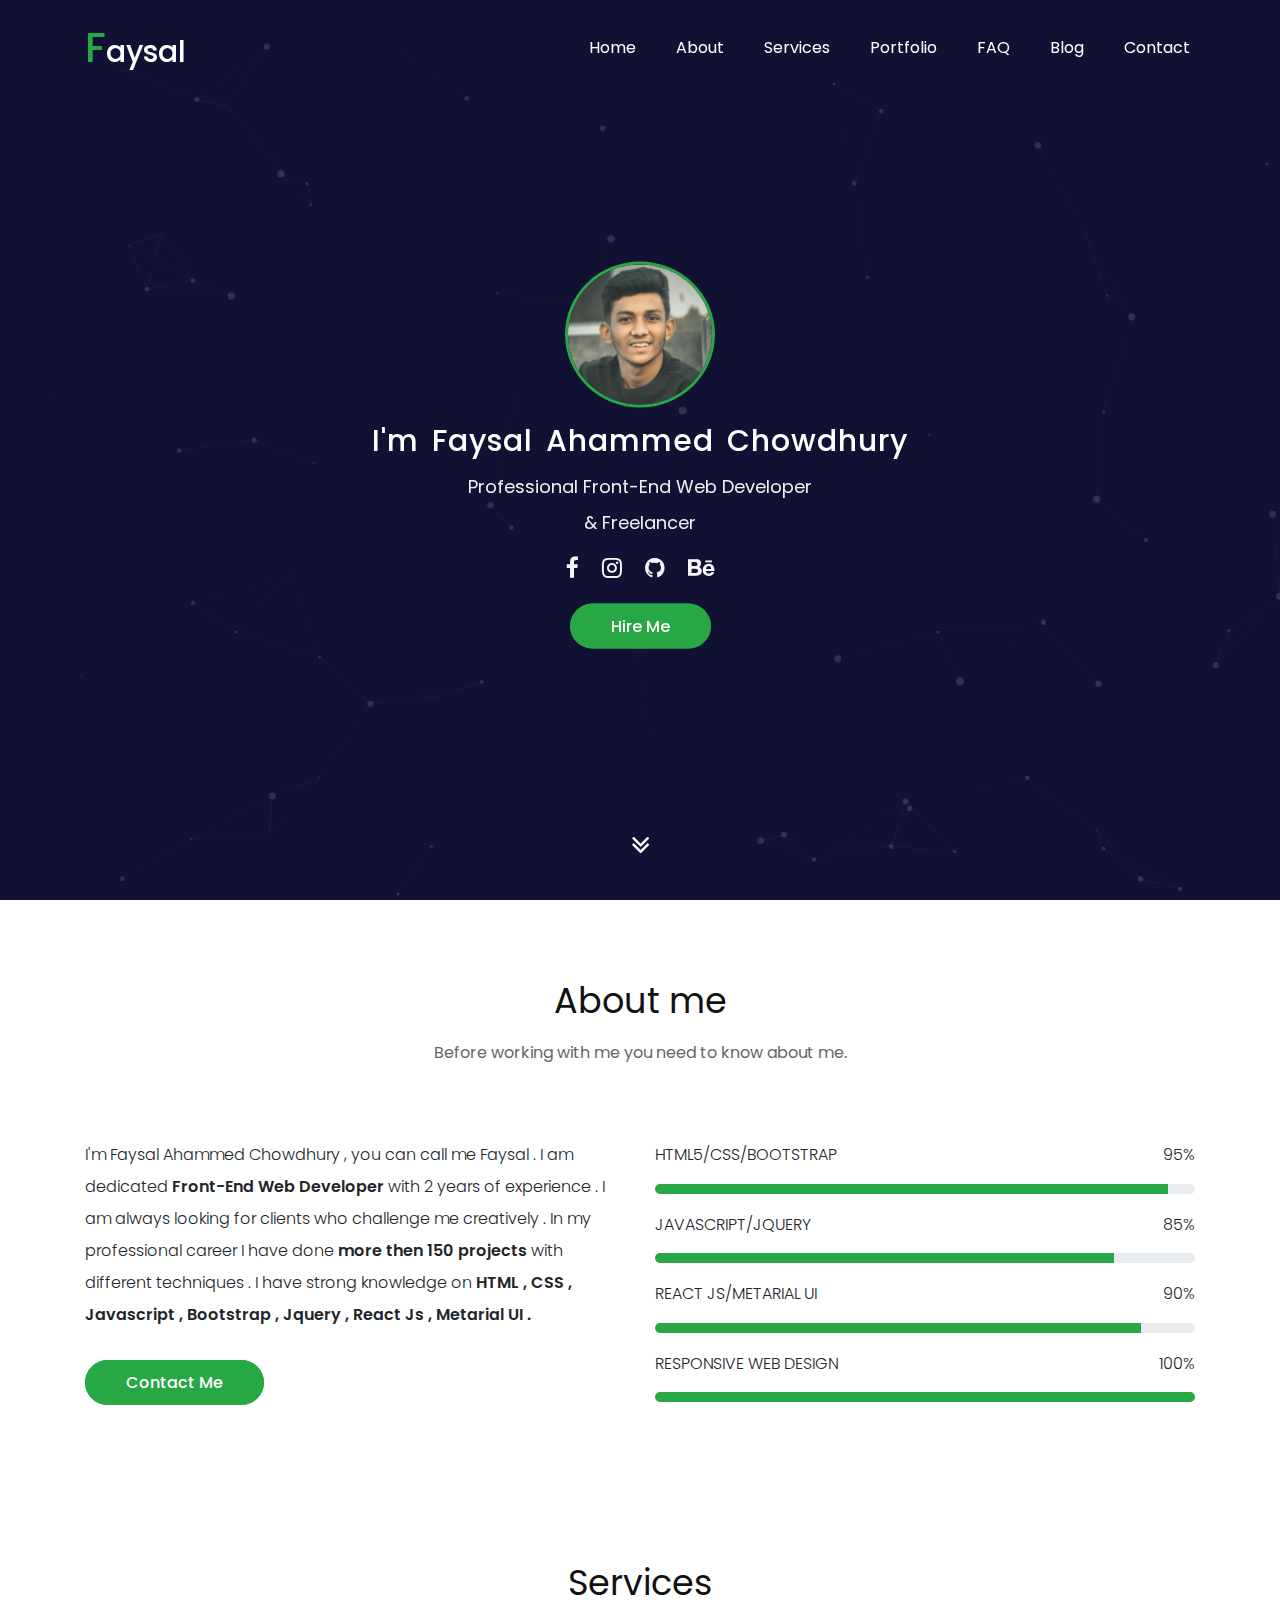
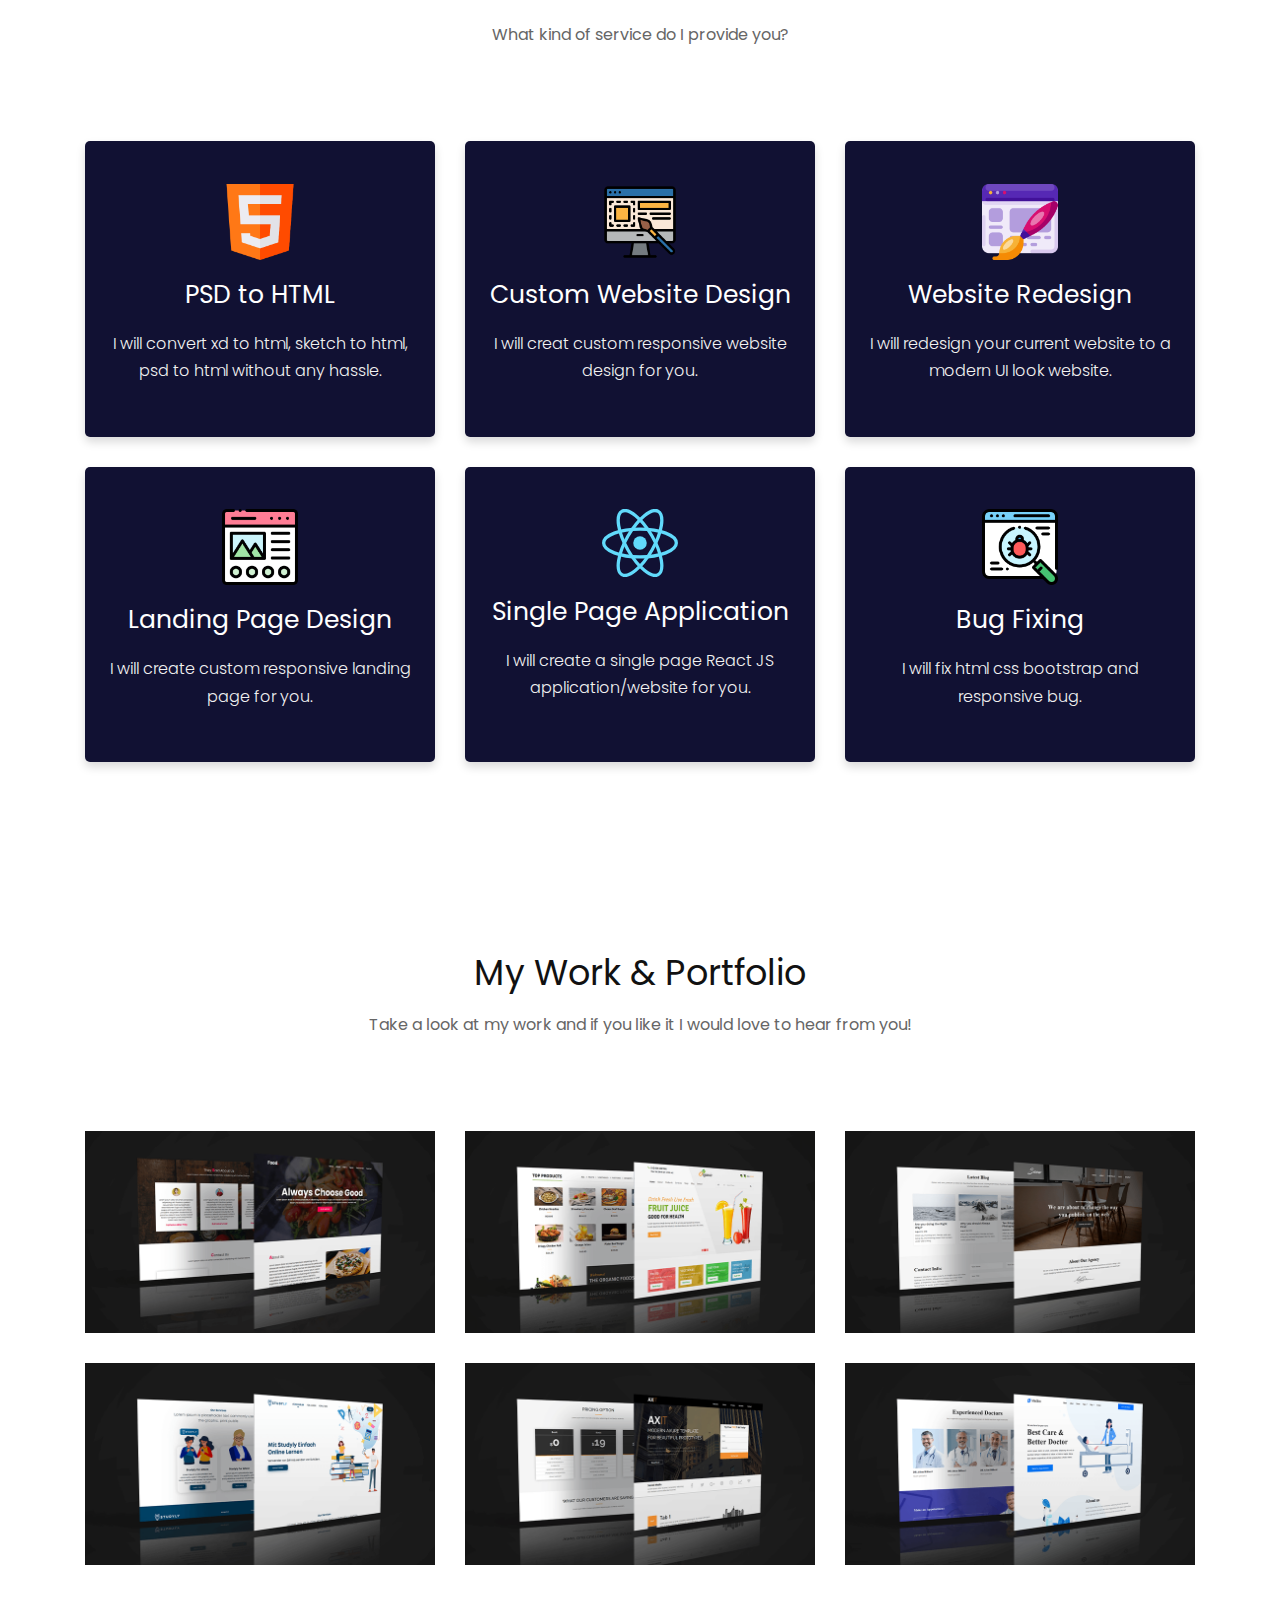
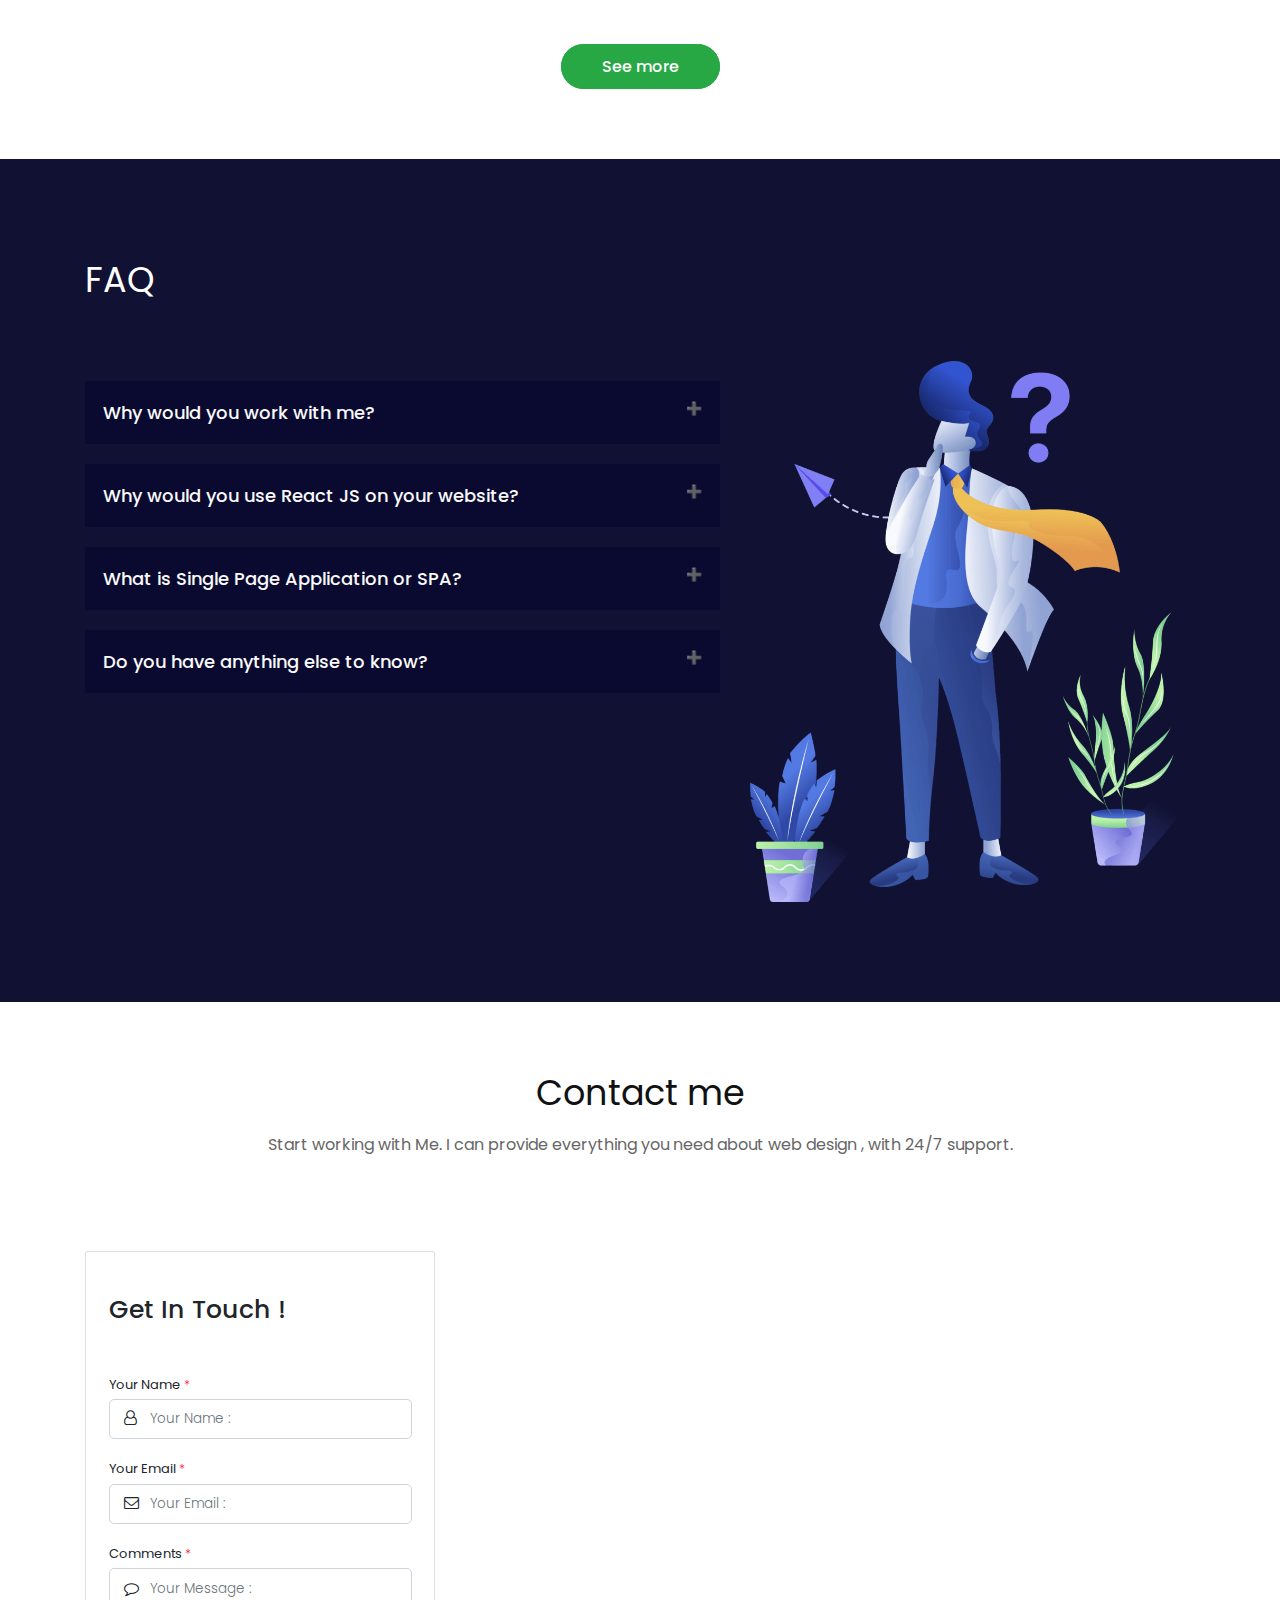
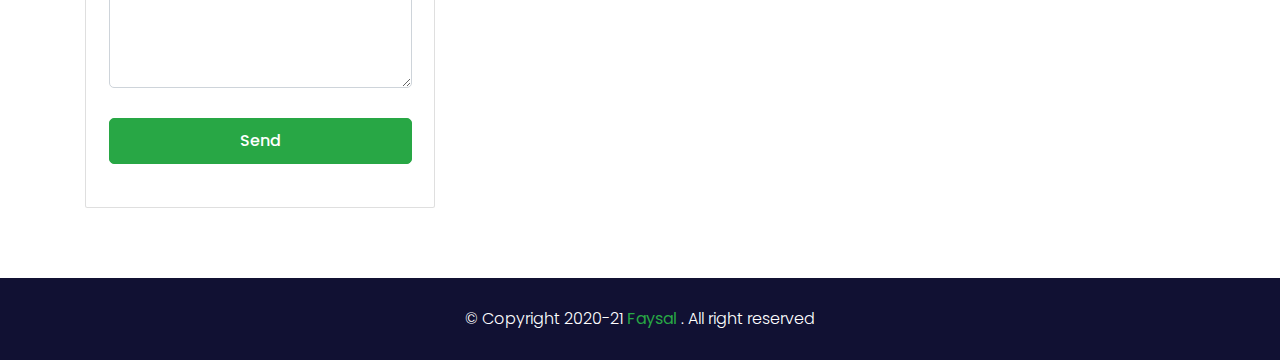
<file: index.html>
<!doctype html>
<html lang="en">
  <head>
    <!-- Required meta tags -->
    <meta charset="utf-8">
    <meta name="viewport" content="width=device-width, initial-scale=1, shrink-to-fit=no">
    <!-- Font Awesome -->
    <link rel="stylesheet" href="https://cdnjs.cloudflare.com/ajax/libs/font-awesome/4.7.0/css/font-awesome.min.css">
    <!-- Google Fonts -->
    <link href="https://fonts.googleapis.com/css2?family=Poppins:ital,wght@0,100;0,200;0,300;0,400;0,500;0,600;0,700;0,800;0,900;1,100;1,200;1,300;1,400;1,500;1,600;1,700;1,800;1,900&display=swap" rel="stylesheet">
    <!-- Other -->
    <meta name="description" content="I'm Faysal Ahammed Chowdhury , you can call me Faysal . I am dedicated Front-End Web Developer with 2 years of experience . I am always looking for clients who challenge me creatively . In my professional career I have done more then 150 projects with different techniques . I have strong knowledge on HTML , CSS , Javascript , Bootstrap , Jquery , React Js , Metarial UI ." />
    <meta name="keywords" content="Portfolio, Website,Faysal,Front End, Web Designer, Web Developer, multi-uses, HTML, Clean, Modern" />
    <meta name="author" content="Faysal Ahammed Chowdhury" />
    <meta name="email" content="developerfaysalofficial@gmail.com" />
    <meta name="website" content="http://www.developerfaysalofficial.com" />
    <!-- Bootstrap CSS -->
    <link rel="stylesheet" href="https://stackpath.bootstrapcdn.com/bootstrap/4.5.1/css/bootstrap.min.css">
    <!-- Title & Favicon -->
    <title>Faysal - Professional Front End Web Developer</title>
    <link rel="shortcut icon" href="img/favicon.png" type="image/x-icon">
    <!-- CSS Link -->
    <link rel="stylesheet" href="css/style.css">
    <link rel="stylesheet" href="css/responsive.css">
  </head>
  <body>
    <!-- ====================================== Start Header Section Here ====================================== -->
    <header id="header-section">
      <!-- Side Nav -->
      <ul id="mySidenav" class="sidenav">
        <li>
          <a href="javascript:void(0)" class="closebtn" onclick="closeNav()">&times;</a>
        </li>
          <li class="nav-item active">
            <a class="nav-link" onclick="closeNav()" href="#header-section">Home <span class="sr-only">(current)</span></a>
          </li>
          <li class="nav-item">
            <a class="nav-link" onclick="closeNav()" href="#about-section">About</a>
          </li>
          <li class="nav-item">
            <a class="nav-link" onclick="closeNav()" href="#services-section">Services</a>
          </li>
          <li class="nav-item">
            <a class="nav-link" onclick="closeNav()" href="#portfolio-section">Portfolio</a>
          </li>
          <li class="nav-item">
            <a class="nav-link" onclick="closeNav()" href="#faq-section">FAQ</a>
          </li>
          <li class="nav-item">
            <a class="nav-link" onclick="closeNav()" href="#blog-section">Blog</a>
          </li>
          <li class="nav-item">
            <a class="nav-link" onclick="closeNav()" href="#contact-section">Contact</a>
          </li>
      </ul>
      <div id="particles-js"></div>
      <nav id="navbar-example2" class="navbar navbar-expand-lg py-4">
        <div class="container">
          <a class="navbar-brand" href="index.html"><span>F</span>aysal</a>
          <button onclick="openNav()" class="navbar-toggler" type="button" data-toggle="collapse" data-target="#navbar" aria-controls="navbarNav" aria-expanded="false" aria-label="Toggle navigation">
            <span></span>
            <span></span>
            <span></span>
          </button>
          <div class="collapse navbar-collapse" id="navbarNav">
            <ul class="navbar-nav ml-auto nav-pills">
              <li class="nav-item active">
                <a class="nav-link" href="#header-section">Home <span class="sr-only">(current)</span></a>
              </li>
              <li class="nav-item">
                <a class="nav-link" href="#about-section">About</a>
              </li>
              <li class="nav-item">
                <a class="nav-link" href="#services-section">Services</a>
              </li>
              <li class="nav-item">
                <a class="nav-link" href="#portfolio-section">Portfolio</a>
              </li>
              <li class="nav-item">
                <a class="nav-link" href="#faq-section">FAQ</a>
              </li>
              <li class="nav-item">
                <a class="nav-link" href="#blog-section">Blog</a>
              </li>
              <li class="nav-item">
                <a class="nav-link" href="#contact-section">Contact</a>
              </li>
            </ul>
          </div>
        </div>
      </nav>
      <div class="container">
        <div class="header-content">
          <div class="row">
            <div class="col-12">
              <div class="text-center">
                <img src="img/avatar.png" alt="Faysal" class="rounded-circle header-image">
                <h2 class="my-name mt-4">I'm Faysal Ahammed Chowdhury</h2>
                <p class="my-title mt-3">Professional Front-End Web Developer <br> & Freelancer</p>
                <div class="social-link mt-4">
                  <a href="http://facebook.com/developerfaysal" target="_blank" rel="noopener noreferrer"><i class="fa fa-facebook"></i></a>
                  <a href="http://instagram.com/developerfaysal" target="_blank" rel="noopener noreferrer"><i class="fa fa-instagram"></i></a>
                  <!-- <a href="http://twitter.com/developerfaysal" target="_blank" rel="noopener noreferrer"><i class="fa fa-twitter"></i></a>
                  <a href="http://linkedin.com/developerfaysal" target="_blank" rel="noopener noreferrer"><i class="fa fa-linkedin"></i></a> -->
                  <a href="http://github.com/developerfaysal" target="_blank" rel="noopener noreferrer"><i class="fa fa-github"></i></a>
                  <a href="http://behance.com/developerfaysal" target="_blank" rel="noopener noreferrer"><i class="fa fa-behance"></i></a>
                </div>
                <div class="contact-me pt-5 mt-2">
                  <a target="_blank" class="primary-btn" href="https://fiverr.com/developerfaysal">Hire Me</a>
                </div>
              </div>
            </div>
          </div>
        </div>
      </div>
      <div class="scroll-about">
        <a href="#about-section"><i class="fa fa-angle-double-down" aria-hidden="true"></i></a>
      </div>
    </header>
    <!-- ====================================== End Header Section Here ====================================== -->

    <!-- ====================================== Start About Section Here ====================================== -->
    <section id="about-section">
      <div class="container">
        <div class="row">
          <div class="col-12 text-center">
            <h2 class="heading">About me</h2>
            <p class="heading-description">Before working with me you need to know about me.</p>
          </div>
        </div>
        <div class="row mt-5 pt-3">
          <div class="col-lg-6 mb-5 mb-lg-0 pb-5 pb-lg-0">
            <p class="img-fluid about-me">I'm Faysal Ahammed Chowdhury , you can call me Faysal . I am dedicated <b>Front-End Web Developer</b> with 2 years of experience . I am always looking for clients who challenge me creatively . In my professional career I have done <b>more then 150 projects</b> with different techniques . I have strong knowledge on <b>HTML , CSS , Javascript , Bootstrap , Jquery , React Js , Metarial UI .</b>
            </p>
            <div class="contact-me pt-5 mt-2 d-none d-lg-block">
              <a class="primary-btn" href="#contact-section">Contact Me</a>
            </div>
          </div>
          <div class="col-lg-6">
            <div class="row mb-1">
              <div class="col-8 text-left">
                <p class="mb-2 skills-name">HTML5/CSS/BOOTSTRAP</p>
              </div>
              <div class="col-4 text-right">
                <p class="percent">95%</p>
              </div>
            </div>
            <div class="progress">
              <div class="progress-bar bg-success" role="progressbar" style="width: 95%" aria-valuenow="95" aria-valuemin="0" aria-valuemax="100"></div>
            </div>
            <div class="row mb-1 mt-4">
              <div class="col-8 text-left">
                <p class="skills-name">JAVASCRIPT/JQUERY</p>
              </div>
              <div class="col-4 text-right">
                <p class="percent">85%</p>
              </div>
            </div>
            <div class="progress">
              <div class="progress-bar bg-success" role="progressbar" style="width: 85%" aria-valuenow="85" aria-valuemin="0" aria-valuemax="100"></div>
            </div>  
            <div class="row mb-1 mt-4">
              <div class="col-8 text-left">
                <p class="skills-name">REACT JS/METARIAL UI</p>
              </div>
              <div class="col-4 text-right">
                <p class="percent">90%</p>
              </div>
            </div>
            <div class="progress">
              <div class="progress-bar bg-success" role="progressbar" style="width: 90%" aria-valuenow="90" aria-valuemin="0" aria-valuemax="100"></div>
            </div>
            <div class="row mb-1 mt-4">
              <div class="col-8 text-left">
                <p class="skills-name">RESPONSIVE WEB DESIGN</p>
              </div>
              <div class="col-4 text-right">
                <p class="percent">100%</p>
              </div>
            </div>
            <div class="progress">
              <div class="progress-bar bg-success" role="progressbar" style="width: 100%" aria-valuenow="100" aria-valuemin="0" aria-valuemax="100"></div>
            </div>
          </div>
        </div>
      </div>
    </section>
    <!-- ====================================== End About Section Here ====================================== -->

    <!-- ====================================== Start Services Section Here ====================================== -->
    <section id="services-section">
      <div class="container">
        <div class="row">
          <div class="col-12 text-center">
            <h2 class="heading">Services</h2>
            <p class="heading-description">What kind of service do I provide you?</p>
          </div>
        </div>
        <div class="row mt-5 pt-5">
          <div class="col-sm-6 col-lg-4 mb-5">
            <div class="card border-0 shadow services">
              <div class="card-body">
                <div class="text-center">
                  <img src="img/html.png" alt="services" class="w-25">
                  <h3 class="service-name">PSD to HTML</h3>
                  <p class="service-title">I will convert xd to html, sketch to html, psd to html without any hassle.</p>
                </div>
              </div>
            </div>
          </div>
          <div class="col-sm-6 col-lg-4 mb-5">
            <div class="card border-0 shadow services">
              <div class="card-body">
                <div class="text-center">
                  <img src="img/web-design.png" alt="services" class="w-25">
                  <h3 class="service-name">Custom Website Design</h3>
                  <p class="service-title">I will creat custom responsive website design for you.</p>
                </div>
              </div>
            </div>
          </div>
          <div class="col-sm-6 col-lg-4 mb-5">
            <div class="card border-0 shadow services">
              <div class="card-body">
                <div class="text-center">
                  <img src="img/web-redesign.png" alt="services" class="w-25">
                  <h3 class="service-name">Website Redesign</h3>
                  <p class="service-title">I will redesign your current website to a modern UI look website.</p>
                </div>
              </div>
            </div>
          </div>
          <div class="col-sm-6 col-lg-4 mb-5">
            <div class="card border-0 shadow services">
              <div class="card-body">
                <div class="text-center">
                  <img src="img/landing-page.png" alt="services" class="w-25">
                  <h3 class="service-name">Landing Page Design</h3>
                  <p class="service-title">I will create custom responsive landing page for you.</p>
                </div>
              </div>
            </div>
          </div>
          <div class="col-sm-6 col-lg-4 mb-5">
            <div class="card border-0 shadow services">
              <div class="card-body">
                <div class="text-center">
                  <img src="img/react.svg" alt="services" class="w-25">
                  <h3 class="service-name">Single Page Application</h3>
                  <p class="service-title">I will create a single page React JS application/website for you.</p>
                </div>
              </div>
            </div>
          </div>     
          <div class="col-sm-6 col-lg-4 mb-5">
            <div class="card border-0 shadow services">
              <div class="card-body">
                <div class="text-center">
                  <img src="img/bug.png" alt="services" class="w-25">
                  <h3 class="service-name">Bug Fixing</h3>
                  <p class="service-title">I will fix html css bootstrap and responsive bug.</p>
                </div>
              </div>
            </div>
          </div>    
        </div>
      </div>
    </section>
    <!-- ====================================== End Services Section Here ====================================== -->

    <!-- ====================================== Start Portfolio Section Here ====================================== -->
    <section id="portfolio-section">
      <div class="container">
        <div class="row">
          <div class="col-12 text-center">
            <h2 class="heading">My Work & Portfolio</h2>
            <p class="heading-description">Take a look at my work and if you like it I would love to hear from you!</p>
          </div>
        </div>
        <div class="row mt-5 pt-5">
          <div class="col-sm-6 col-lg-4 mb-5">
            <div class="portfolio-box">
              <img src="img/food.png" alt="portfolio" class="img-fluid">
              <div class="overlay">
                <div class="link-icon"><a href="http://developerfaysal.github.io/food" target="_blank" rel="noopener noreferrer"><i class="fa fa-link" aria-hidden="true"></i></a></div>
              </div>
            </div>
          </div>
          <div class="col-sm-6 col-lg-4 mb-5"> 
            <div class="portfolio-box">
              <img src="img/organic.png" alt="portfolio" class="img-fluid">
              <div class="overlay">
                <div class="link-icon"><a href="http://developerfaysal.github.io/organic" target="_blank" rel="noopener noreferrer"><i class="fa fa-link" aria-hidden="true"></i></a></div>
              </div>
            </div>
          </div>
          <div class="col-sm-6 col-lg-4 mb-5"> 
            <div class="portfolio-box">
              <img src="img/snow.png" alt="portfolio" class="img-fluid">
              <div class="overlay">
                <div class="link-icon"><a href="http://developerfaysal.github.io/snow" target="_blank" rel="noopener noreferrer"><i class="fa fa-link" aria-hidden="true"></i></a></div>
              </div>
            </div>
          </div>
          <div class="col-sm-6 col-lg-4 mb-5"> 
            <div class="portfolio-box">
              <img src="img/studyly.png" alt="portfolio" class="img-fluid">
              <div class="overlay">
                <div class="link-icon"><a href="http://developerfaysal.github.io/study-ly" target="_blank" rel="noopener noreferrer"><i class="fa fa-link" aria-hidden="true"></i></a></div>
              </div>
            </div>
          </div>
          <div class="col-sm-6 col-lg-4 mb-5">          
            <div class="portfolio-box">
              <img src="img/axit.png" alt="portfolio" class="img-fluid">
              <div class="overlay">
                <div class="link-icon"><a href="http://developerfaysal.github.io/axit" target="_blank" rel="noopener noreferrer"><i class="fa fa-link" aria-hidden="true"></i></a></div>
              </div>
            </div>
          </div>
          <div class="col-sm-6 col-lg-4 mb-5"> 
            <div class="portfolio-box">
              <img src="img/medico.png" alt="portfolio" class="img-fluid">
              <div class="overlay">
                <div class="link-icon"><a href="http://developerfaysal.github.io/medico" target="_blank" rel="noopener noreferrer"><i class="fa fa-link" aria-hidden="true"></i></a></div>
              </div>
            </div>
          </div>
          <div class="col-12 text-center mt-5 pt-5">
            <a class="primary-btn" href="portfolio/portfolio.html" target="_blank" rel="noopener noreferrer">See more</a>
          </div>
        </div>
      </div>
    </section>
    <!-- ====================================== End Portfolio Section Here ====================================== -->

    <!-- ====================================== Start FAQ Section Here ====================================== -->
    <section id="faq-section">
      <div class="container">
        <div class="row">
          <div class="col-12 text-left">
            <h2 class="heading text-white">FAQ</h2>
            <p class="heading-description"></p>
          </div>
        </div>
        <div class="row mt-5">
          <div class="col-md-7 mb-5 mb-md-0">
            <button class="accordion">Why would you work with me?</button>
            <div class="panel">
              <p>
                You will work with me because I will give you professional output.
                <br>
                E.g.
                <br>
                <ul>
                  <li>Fast Delivery</li>
                  <li>W3C Valid Code </li>
                  <li>Fully Responsive Website</li>
                  <li>Cross-Browser compatibility</li>
                  <li>Mobile Friendly</li>
                  <li>SEO Friendly Code</li>
                  <li>More+</li>
                </ul>
              </p>
            </div>
            
            <button class="accordion">Why would you use React JS on your website?</button>
            <div class="panel">
              <p>React (also known as React.js or ReactJS) is an open-source, front end, JavaScript library for building user interfaces or UI components. It is maintained by Facebook and a community of individual developers and companies. React can be used as a base in the development of single-page or mobile applications. However, React is only concerned with rendering data to the DOM, and so creating React applications usually requires the use of additional libraries for state management and routing. Redux and React Router are respective examples of such libraries. </p>
            </div>
            
            <button class="accordion">What is Single Page Application or SPA?</button>
            <div class="panel">
              <p>single-page application (SPA) is a web application or website that interacts with the user by dynamically rewriting the current web page with new data from the web server, instead of the default method of the browser loading entire new pages. The goal is faster transitions that make the website feel more like a native app.
              <br>
              In a SPA, all necessary HTML, JavaScript, and CSS code is either retrieved by the browser with a single page load, or the appropriate resources are dynamically loaded and added to the page as necessary, usually in response to user actions. The page does not reload at any point in the process, nor does it transfer control to another page, although the location hash or the HTML5 History API can be used to provide the perception and navigability of separate logical pages in the application. </p>
            </div> 

            <button class="accordion">Do you have anything else to know?</button>
            <div class="panel">
              <p>No Tention. Send all your questions to <a target="_blank" href = "mailto:developerfaysalofficial@gmail.com ">developerfaysalofficial@gmail.com .</a> I will reply as soon as possible.</p>
            </div> 
          </div>
          <div class="col-md-5 d-none d-md-block align-self-center">
            <img src="img/faq.png" alt="faq" class="img-fluid">
          </div>
        </div>
      </div>
    </section>
    <!-- ====================================== End FAQ Section Here ====================================== -->

    <!-- ====================================== Start Contact Section Here ====================================== -->
    <section id="contact-section">
      <div class="container">
        <div class="row">
          <div class="col-12 text-center">
            <h2 class="heading">Contact me</h2>
            <p class="heading-description">Start working with Me. I can provide everything you need about web design , with 24/7 support.</p>
          </div>
        </div>
        <div class="row mt-5 pt-5">
          <div class="col-md-5 col-lg-4">
            <div class="card px-3">
              <div class="card-body">
                <form action="error/error.html" class="form-group" >
                  <h3>Get In Touch !</h3>
                  <div class="name-group">
                    <label for="name">Your Name <span>*</span></label>
                    <input required name="Name" id="name" type="text" class="form-control form-control-2" placeholder="Your Name :">
                    <i class="fa fa-user-o" aria-hidden="true"></i>
                  </div>
                  <div class="email-group">
                    <label for="email">Your Email <span>*</span></label>
                    <input required name="Email" id="email" type="email" class="form-control form-control-2" placeholder="Your Email :">
                    <i class="fa fa-envelope-o" aria-hidden="true"></i>
                  </div>
                  <div class="msg-group mb-5">
                    <label for="msg">Comments <span>*</span></label>
                    <textarea required name="Message" id="msg" class="form-control" placeholder="Your Message :"></textarea>
                    <i class="fa fa-comment-o" aria-hidden="true"></i>
                  </div>
                  <button style="border-radius: .5rem;" class="btn-block primary-btn mb-5">Send</button>
                </form>
              </div>
            </div>
          </div>
          <div class="col-md-7 col-lg-8 d-none d-md-block">
            <iframe src="https://www.google.com/maps/embed?pb=!1m14!1m12!1m3!1d29384.858296435465!2d91.23323074999999!3d22.983081950000003!2m3!1f0!2f0!3f0!3m2!1i1024!2i768!4f13.1!5e0!3m2!1sbn!2sbd!4v1604574401091!5m2!1sbn!2sbd" style="border:0;height: 55rem;" allowfullscreen="" aria-hidden="false" tabindex="0" class="w-100"></iframe>
          </div>
        </div>
      </div>
    </section>
    <!-- ====================================== End Contact Section Here ====================================== -->

    <!-- ====================================== Start Footer Section Here ====================================== -->
    <footer>
      <div class="footer-copyright py-3">
        <div class="text-center text-white py-4">
          <p class="m-0">© Copyright 2020-21 <a style="color: #28a745; font-weight: 400;" href="http://facebook.com/developerfaysal" target="_blank" rel="noopener noreferrer">Faysal</a> . All right reserved</p>
        </div>
      </div>
    </footer>
    <!-- ====================================== End Footer Section Here ====================================== -->


    <!-- jQuery first, then Popper.js, then Bootstrap JS -->
    <script src="https://code.jquery.com/jquery-3.5.1.slim.min.js"></script>
    <script src="https://cdn.jsdelivr.net/npm/popper.js@1.16.1/dist/umd/popper.min.js"></script>
    <script src="https://stackpath.bootstrapcdn.com/bootstrap/4.5.1/js/bootstrap.min.js"></script>
    <!-- Particle JS -->
    <script src="js/particles.js"></script>
    <script src="js/app.js"></script>
    <!-- Main JS -->
    <script src="js/main.js"></script>
    
  </body>
</html>
</file>
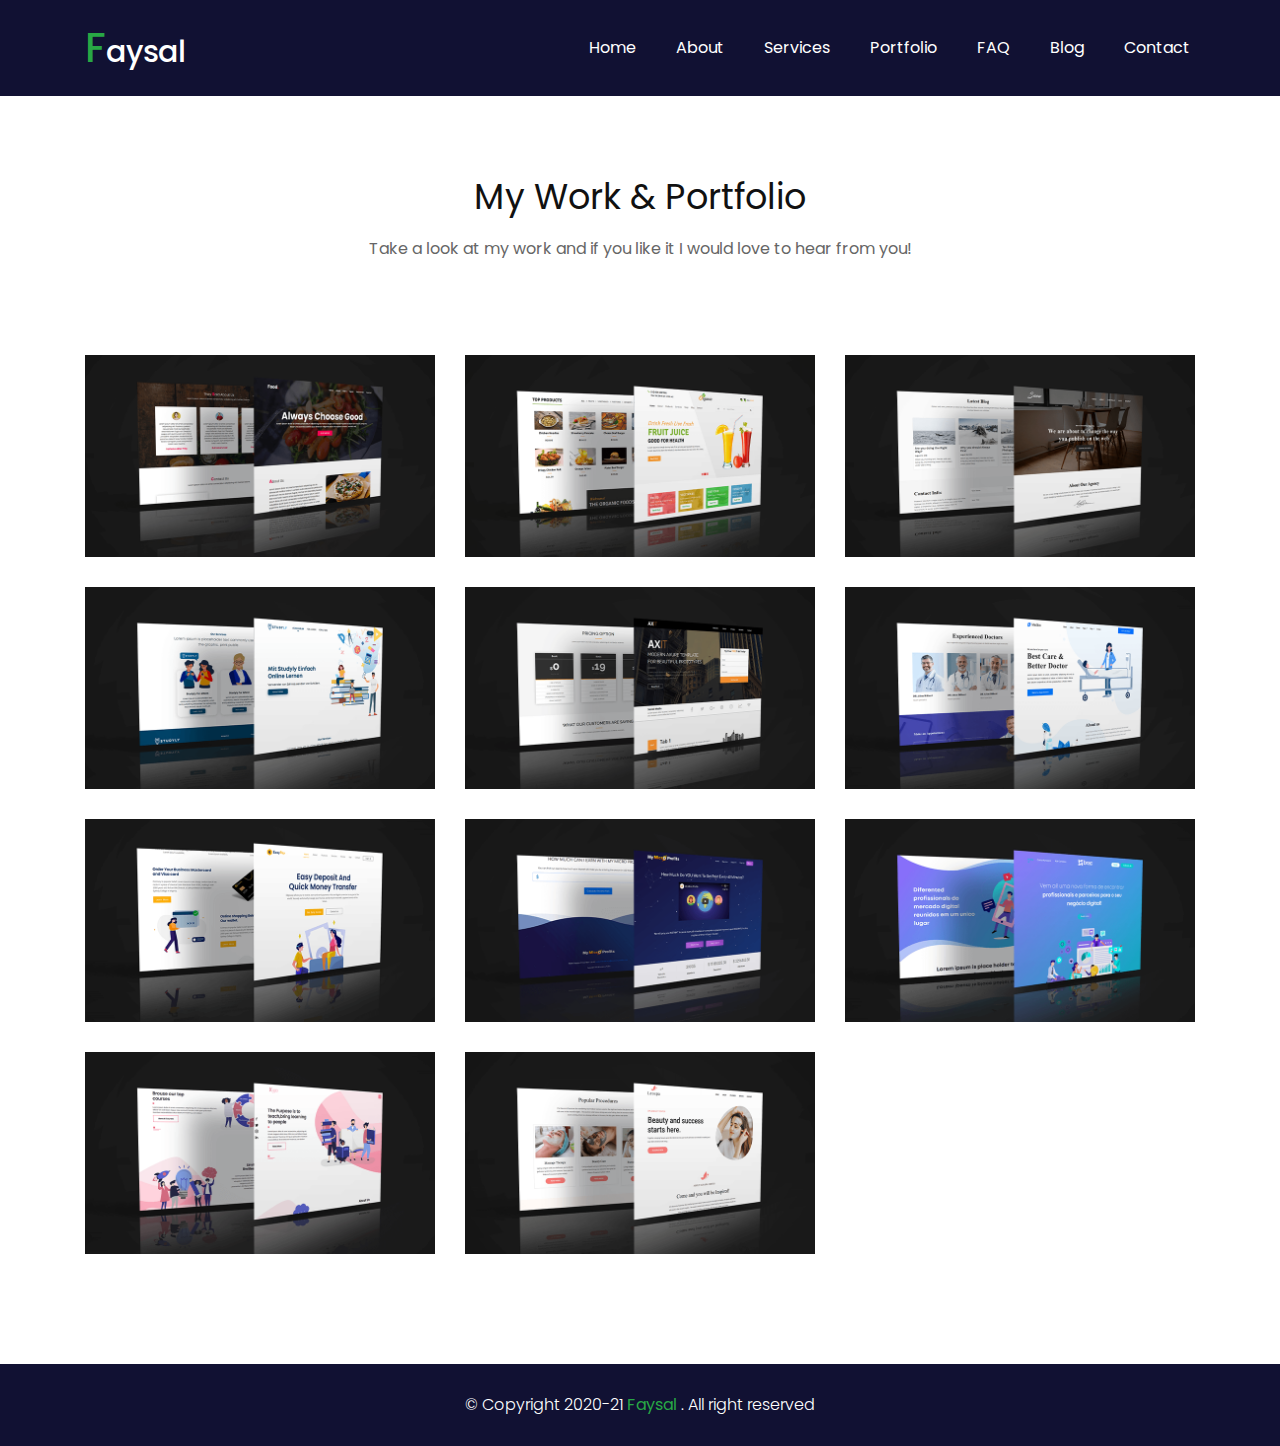
<file: portfolio/portfolio.html>
<!doctype html>
<html lang="en">
  <head>
    <!-- Required meta tags -->
    <meta charset="utf-8">
    <meta name="viewport" content="width=device-width, initial-scale=1, shrink-to-fit=no">
    <!-- Font Awesome -->
    <link rel="stylesheet" href="https://cdnjs.cloudflare.com/ajax/libs/font-awesome/4.7.0/css/font-awesome.min.css">
    <!-- Google Fonts -->
    <link href="https://fonts.googleapis.com/css2?family=Poppins:ital,wght@0,100;0,200;0,300;0,400;0,500;0,600;0,700;0,800;0,900;1,100;1,200;1,300;1,400;1,500;1,600;1,700;1,800;1,900&display=swap" rel="stylesheet">
    <!-- Bootstrap CSS -->
    <link rel="stylesheet" href="https://stackpath.bootstrapcdn.com/bootstrap/4.5.1/css/bootstrap.min.css">
    <!-- Title & Favicon -->
    <title>Faysal - Professional Front End Web Developer</title>
    <link rel="shortcut icon" href="img/favicon.png" type="image/x-icon">
    <!-- CSS Link -->
    <link rel="stylesheet" href="../css/style.css">
    <link rel="stylesheet" href="../css/responsive.css">
    <style>
        header{
            height: auto !important;
        }
    </style>
  </head>
  <body>
    <!-- ====================================== Start Header Section Here ====================================== -->
      <!-- Side Nav -->
      <ul id="mySidenav" class="sidenav">
        <li>
          <a href="javascript:void(0)" class="closebtn" onclick="closeNav()">&times;</a>
        </li>
          <li class="nav-item active">
            <a class="nav-link" onclick="closeNav()" href="../index.html/#header-section">Home <span class="sr-only">(current)</span></a>
          </li>
          <li class="nav-item">
            <a class="nav-link" onclick="closeNav()" href="../index.html#about-section">About</a>
          </li>
          <li class="nav-item">
            <a class="nav-link" onclick="closeNav()" href="../index.html#services-section">Services</a>
          </li>
          <li class="nav-item">
            <a class="nav-link" onclick="closeNav()" href="portfolio.html">Portfolio</a>
          </li>
          <li class="nav-item">
            <a class="nav-link" onclick="closeNav()" href="#../index.htmlfaq-section">FAQ</a>
          </li>
          <li class="nav-item">
            <a class="nav-link" onclick="closeNav()" href="#blog-section">Blog</a>
          </li>
          <li class="nav-item">
            <a class="nav-link" onclick="closeNav()" href="../index.html#contact-section">Contact</a>
          </li>
      </ul>
      <nav style="background-color: #111133;" id="navbar-example2" class="navbar navbar-expand-lg py-4">
        <div class="container">
          <a class="navbar-brand" href="index.html"><span>F</span>aysal</a>
          <button onclick="openNav()" class="navbar-toggler" type="button" data-toggle="collapse" data-target="#navbar" aria-controls="navbarNav" aria-expanded="false" aria-label="Toggle navigation">
            <span></span>
            <span></span>
            <span></span>
          </button>
          <div class="collapse navbar-collapse" id="navbarNav">
            <ul class="navbar-nav ml-auto nav-pills">
              <li class="nav-item active">
                <a class="nav-link" href="../index.html#header-section">Home <span class="sr-only">(current)</span></a>
              </li>
              <li class="nav-item">
                <a class="nav-link" href="../index.html#about-section">About</a>
              </li>
              <li class="nav-item">
                <a class="nav-link" href="../index.html#services-section">Services</a>
              </li>
              <li class="nav-item">
                <a class="nav-link" href="portfolio.html">Portfolio</a>
              </li>
              <li class="nav-item">
                <a class="nav-link" href="../index.html#faq-section">FAQ</a>
              </li>
              <li class="nav-item">
                <a class="nav-link" href="#blog-section">Blog</a>
              </li>
              <li class="nav-item">
                <a class="nav-link" href="../index.html#contact-section">Contact</a>
              </li>
            </ul>
          </div>
        </div>
      </nav>
    <!-- ====================================== End Header Section Here ====================================== -->
    <!-- ====================================== Start Portfolio Section Here ====================================== -->
    <section id="portfolio-section">
      <div class="container">
        <div class="row">
          <div class="col-12 text-center">
            <h2 class="heading">My Work & Portfolio</h2>
            <p class="heading-description">Take a look at my work and if you like it I would love to hear from you!</p>
          </div>
        </div>
        <div class="row mt-5 pt-5">
          <div class="col-sm-6 col-lg-4 mb-5">
            <div class="portfolio-box">
              <img src="../img/food.png" alt="portfolio" class="img-fluid">
              <div class="overlay">
                <div class="link-icon"><a href="http://developerfaysal.github.io/food" target="_blank" rel="noopener noreferrer"><i class="fa fa-link" aria-hidden="true"></i></a></div>
              </div>
            </div>
          </div>
          <div class="col-sm-6 col-lg-4 mb-5"> 
            <div class="portfolio-box">
              <img src="../img/organic.png" alt="portfolio" class="img-fluid">
              <div class="overlay">
                <div class="link-icon"><a href="http://developerfaysal.github.io/organic" target="_blank" rel="noopener noreferrer"><i class="fa fa-link" aria-hidden="true"></i></a></div>
              </div>
            </div>
          </div>
          <div class="col-sm-6 col-lg-4 mb-5"> 
            <div class="portfolio-box">
              <img src="../img/snow.png" alt="portfolio" class="img-fluid">
              <div class="overlay">
                <div class="link-icon"><a href="http://developerfaysal.github.io/snow" target="_blank" rel="noopener noreferrer"><i class="fa fa-link" aria-hidden="true"></i></a></div>
              </div>
            </div>
          </div>
          <div class="col-sm-6 col-lg-4 mb-5"> 
            <div class="portfolio-box">
              <img src="../img/studyly.png" alt="portfolio" class="img-fluid">
              <div class="overlay">
                <div class="link-icon"><a href="http://developerfaysal.github.io/study-ly" target="_blank" rel="noopener noreferrer"><i class="fa fa-link" aria-hidden="true"></i></a></div>
              </div>
            </div>
          </div>
          <div class="col-sm-6 col-lg-4 mb-5">          
            <div class="portfolio-box">
              <img src="../img/axit.png" alt="portfolio" class="img-fluid">
              <div class="overlay">
                <div class="link-icon"><a href="http://developerfaysal.github.io/axit" target="_blank" rel="noopener noreferrer"><i class="fa fa-link" aria-hidden="true"></i></a></div>
              </div>
            </div>
          </div>
          <div class="col-sm-6 col-lg-4 mb-5"> 
            <div class="portfolio-box">
              <img src="../img/medico.png" alt="portfolio" class="img-fluid">
              <div class="overlay">
                <div class="link-icon"><a href="http://developerfaysal.github.io/medico" target="_blank" rel="noopener noreferrer"><i class="fa fa-link" aria-hidden="true"></i></a></div>
              </div>
            </div>
          </div>
          <div class="col-sm-6 col-lg-4 mb-5"> 
            <div class="portfolio-box">
              <img src="../img/easypay.png" alt="portfolio" class="img-fluid">
              <div class="overlay">
                <div class="link-icon"><a href="http://developerfaysal.github.io/easypay" target="_blank" rel="noopener noreferrer"><i class="fa fa-link" aria-hidden="true"></i></a></div>
              </div>
            </div>
          </div>
          <div class="col-sm-6 col-lg-4 mb-5"> 
            <div class="portfolio-box">
              <img src="../img/mymicro.png" alt="portfolio" class="img-fluid">
              <div class="overlay">
                <div class="link-icon"><a href="http://developerfaysal.github.io/mymicro" target="_blank" rel="noopener noreferrer"><i class="fa fa-link" aria-hidden="true"></i></a></div>
              </div>
            </div>
          </div>
          <div class="col-sm-6 col-lg-4 mb-5"> 
            <div class="portfolio-box">
              <img src="../img/brac.png" alt="portfolio" class="img-fluid">
              <div class="overlay">
                <div class="link-icon"><a href="http://developerfaysal.github.io/brac" target="_blank" rel="noopener noreferrer"><i class="fa fa-link" aria-hidden="true"></i></a></div>
              </div>
            </div>
          </div>
          <div class="col-sm-6 col-lg-4 mb-5"> 
            <div class="portfolio-box">
              <img src="../img/xypo.png" alt="portfolio" class="img-fluid">
              <div class="overlay">
                <div class="link-icon"><a href="http://developerfaysal.github.io/xypo" target="_blank" rel="noopener noreferrer"><i class="fa fa-link" aria-hidden="true"></i></a></div>
              </div>
            </div>
          </div>
          <div class="col-sm-6 col-lg-4 mb-5"> 
            <div class="portfolio-box">
              <img src="../img/leospa.png" alt="portfolio" class="img-fluid">
              <div class="overlay">
                <div class="link-icon"><a href="http://developerfaysal.github.io/leospa" target="_blank" rel="noopener noreferrer"><i class="fa fa-link" aria-hidden="true"></i></a></div>
              </div>
            </div>
          </div>
        </div>
      </div>
    </section>
    <!-- ====================================== End Portfolio Section Here ====================================== -->

    <!-- ====================================== Start Footer Section Here ====================================== -->
    <footer>
        <div class="footer-copyright py-3">
          <div class="text-center text-white py-4">
            <p class="m-0">© Copyright 2020-21 <a style="color: #28a745; font-weight: 400;" href="http://facebook.com/developerfaysal" target="_blank" rel="noopener noreferrer">Faysal</a> . All right reserved</p>
          </div>
        </div>
      </footer>
      <!-- ====================================== End Footer Section Here ====================================== -->

    <!-- jQuery first, then Popper.js, then Bootstrap JS -->
    <script src="https://code.jquery.com/jquery-3.5.1.slim.min.js"></script>
    <script src="https://cdn.jsdelivr.net/npm/popper.js@1.16.1/dist/umd/popper.min.js"></script>
    <script src="https://stackpath.bootstrapcdn.com/bootstrap/4.5.1/js/bootstrap.min.js"></script>
    <!-- Main JS -->
    <script src="../js/main.js"></script>
    
  </body>
</html>
</file>
<file: css/style.css>
/* ================ */
/* Basic */
/* ================ */
*{
    margin: 0;
    padding: 0;
    box-sizing: border-box;
}
body{
    font-family: 'Poppins', sans-serif;
    line-height: 1.5;
}
html{
    font-size: 62.5%;
	scroll-behavior:smooth;
}
button:focus,input:focus{
    outline: none;
}
a:hover{
    text-decoration: none;
}
h1,h2,h3,h4,h5,h6{
    margin: auto;
}
::-moz-selection {
    color: #ffffff;
    background: #333;
}
::selection {
  color: #ffffff;
  background: #333;
}
/* ================ */
/* Reuseable */
/* ================ */
.primary-btn{
    font-size: 1.6rem;
    color: #fff;
    background-color: #28a745;
    padding: 1rem 4rem;
    border-radius: 2.8rem;
    -webkit-border-radius: 2.8rem;
    -moz-border-radius: 2.8rem;
    -ms-border-radius: 2.8rem;
    -o-border-radius: 2.8rem;
    border: 1px solid #28a745;
    transition: all .1s ease-in-out;
    -webkit-transition: all .1s ease-in-out;
    -moz-transition: all .1s ease-in-out;
    -ms-transition: all .1s ease-in-out;
    -o-transition: all .1s ease-in-out;
    font-weight: 500;
}
.primary-btn:hover{
    background-color: transparent;
    color: #28a745;
    transition: all .2s ease-in-out;
    -webkit-transition: all .2s ease-in-out;
    -moz-transition: all .2s ease-in-out;
    -ms-transition: all .2s ease-in-out;
    -o-transition: all .2s ease-in-out;
}
.heading{
    font-size: 3.5rem;
    color: #111;
    font-weight: 400;
}
p{
    font-size: 1.6rem;
    line-height: 2;
    font-weight: 300;
}
p b{
    font-weight: 600;
}
.heading-description{
    color: #666666;
    margin: 1.5rem 0 3rem 0;
    font-weight: 400;
}
/* ================ */
/* Header */
/* ================ */
#header-section{
    position: relative;
    overflow: hidden;
    min-height: 100vh;
    background-color: #111133;
}
nav{
    background-color: transparent;
    z-index: 99;
    transition: all .1s ease-in-out;
    -webkit-transition: all .1s ease-in-out;
    -moz-transition: all .1s ease-in-out;
    -ms-transition: all .1s ease-in-out;
    -o-transition: all .1s ease-in-out;
}
 /* The side navigation menu */
.sidenav {
  height: 100%;
  width: 0;
  position: fixed;
  z-index: 999999999;
  top: 0;
  left: 0;
  background-color: #06061a;
  overflow-x: hidden;
  transition: 0.5s;
  padding-top: 60px;
}
.sidenav .closebtn {
  position: absolute;
  top: 1.8rem;
  right: 2.5rem;
  font-size: 4rem;
  margin-left: 5rem;
  color: red;
  cursor: pointer;
}



.navbar-brand{
    font-size: 3rem;
    font-weight: 500;
    color: #fff;
}
.navbar-brand:hover{
    color: #fff;
}
.navbar-brand span{
    color: #28a745;
    font-size: 4rem;
}
.nav-link{
    font-size: 1.6rem;
    margin-left: 3rem;
    color: #fff;
    position: relative;
    transition: all .1s ease-in-out;
    -webkit-transition: all .1s ease-in-out;
    -moz-transition: all .1s ease-in-out;
    -ms-transition: all .1s ease-in-out;
    -o-transition: all .1s ease-in-out;
}
.nav-link:hover{
    color: #28a745;
    transition: all .2s ease-in-out;
    -webkit-transition: all .2s ease-in-out;
    -moz-transition: all .2s ease-in-out;
    -ms-transition: all .2s ease-in-out;
    -o-transition: all .2s ease-in-out;
}
.nav-link::after{
    content: '';
    position: absolute;
    bottom: -.2rem;
    left: 0;
    width: 100%;
    height: .2rem;
    background:#28a745;
    opacity: 0;
    transition: all .1s ease-in-out;
    -webkit-transition: all .1s ease-in-out;
    -moz-transition: all .1s ease-in-out;
    -ms-transition: all .1s ease-in-out;
    -o-transition: all .1s ease-in-out;
}
.nav-link:hover::after{
    bottom: 0;
    opacity: 1;
    transition: all .2s ease-in-out;
    -webkit-transition: all .2s ease-in-out;
    -moz-transition: all .2s ease-in-out;
    -ms-transition: all .2s ease-in-out;
    -o-transition: all .2s ease-in-out;
}
/* Sticky Nav */
.stickynav{
    position: fixed;
    top: 0;
    left: 0;
    width: 100%;
    background-color: #111133;
    z-index: 99999999;
    padding-top: 0 !important;
    padding-bottom: 0 !important;
    transition: all .1s ease-in-out;
    -webkit-transition: all .1s ease-in-out;
    -moz-transition: all .1s ease-in-out;
    -ms-transition: all .1s ease-in-out;
    -o-transition: all .1s ease-in-out;
    box-shadow: 0 0 40px #11113373;
}
/* Header Content */
.header-content{
    position: absolute;
    top: 50%;
    left: 50%;
    width: 100%;
    transform: translate(-50%,-50%);
    -webkit-transform: translate(-50%,-50%);
    -moz-transform: translate(-50%,-50%);
    -ms-transform: translate(-50%,-50%);
    -o-transform: translate(-50%,-50%);
}
.header-image{
    width: 15rem;
    border: .3rem solid #28a745;
}
.my-name{
    font-size: 3rem;
    word-spacing: .4rem;
    letter-spacing: .1rem;
    color: #ffffff !important;
}
.my-title{
    color: #f1f1f1;
    font-size: 1.8rem;
    font-weight: 400;
}
.social-link a i{
    font-size: 2.3rem;
    margin: 0 1rem;
    color: #f6f6f6;
    transition: all .1s ease-in-out;
    -webkit-transition: all .1s ease-in-out;
    -moz-transition: all .1s ease-in-out;
    -ms-transition: all .1s ease-in-out;
    -o-transition: all .1s ease-in-out;
}
.social-link a i:hover{
    color: #28a745;
    transition: all .2s ease-in-out;
    -webkit-transition: all .2s ease-in-out;
    -moz-transition: all .2s ease-in-out;
    -ms-transition: all .2s ease-in-out;
    -o-transition: all .2s ease-in-out;
}
.scroll-about{
    position: absolute;
    left: 50%;
    bottom: 4rem;
    transform: translateX(-50%);
    -webkit-transform: translateX(-50%);
    -moz-transform: translateX(-50%);
    -ms-transform: translateX(-50%);
    -o-transform: translateX(-50%);
    animation: scroll 5s infinite;
    -webkit-animation: scroll 5s infinite;
}
.scroll-about a i{
    font-size: 3rem;
    color: #fff;
    font-weight: 500;
}
@keyframes scroll{
    0%{
        bottom: 4rem;
    }
    25%{
        bottom: 3rem;
    }
    50%{
        bottom: 4rem;
    }
    75%{
        bottom: 3rem;
    }
    100%{
        bottom: 4rem;
    }
}
#particles-js{
    position: absolute;
    top: 0;
    left: 0;
    width: 100%;
    height: 100%;
}
/* ================ */
/* About */
/* ================ */
#about-section{
    background-color: #fff;
    padding: 8rem 0;
}
.progress{
    border-radius: 2.8rem !important;
    -webkit-border-radius: 2.8rem !important;
    -moz-border-radius: 2.8rem !important;
    -ms-border-radius: 2.8rem !important;
    -o-border-radius: 2.8rem !important;
}
.skills-name{
    font-size: 1.6rem;
    display: inline-block;
}
.percent{
    font-size: 1.6rem;
    display: inline-block;
}
/* ================ */
/* Services */
/* ================ */
#services-section{
    background-color: #fff;
    padding: 8rem 0;
}
.services{
    padding: 3rem 1rem;
    background-color: #111133;
    color: #fff;
    border-radius: .5rem !important;
    -webkit-border-radius: .5rem !important;
    -moz-border-radius: .5rem !important;
    -ms-border-radius: .5rem !important;
    -o-border-radius: .5rem !important;
    height: 100%;
    transition: all .2s ease-in-out;
    -webkit-transition: all .2s ease-in-out;
    -moz-transition: all .2s ease-in-out;
    -ms-transition: all .2s ease-in-out;
    -o-transition: all .2s ease-in-out;
}
.services:hover{
    transform: scale(1.05);
    transition: all .3s ease-in-out;
    -webkit-transition: all .3s ease-in-out;
    -moz-transition: all .3s ease-in-out;
    -ms-transition: all .3s ease-in-out;
    -o-transition: all .3s ease-in-out;
    -webkit-transform: scale(1.05);
    -moz-transform: scale(1.05);
    -ms-transform: scale(1.05);
    -o-transform: scale(1.05);
}
.service-name{
    font-size: 2.5rem;
    font-weight: 400;
    margin: 2rem 0;
}
.service-title{
    line-height: 1.7;
    color: #f1f1f1;
}
/* ================ */
/* Portfolio */
/* ================ */
#portfolio-section{
    background-color: #fff;
    padding: 8rem 0;
    position: relative;
}
.portfolio-box {
  position: relative;
  overflow: hidden;
}
.overlay {
  position: absolute;
  top: 0;
  bottom: 0;
  left: 0;
  right: 0;
  height: 100%;
  width: 100%;
  opacity: 0;
  transition: .5s ease;
  background-color: #101314e0;
}
.portfolio-box:hover .overlay {
  opacity: 1;
}
.link-icon {
  color: white;
  font-size: 20px;
  position: absolute;
  top: 50%;
  left: 50%;
  -webkit-transform: translate(-50%, -50%);
  -ms-transform: translate(-50%, -50%);
  transform: translate(-50%, -50%);
  text-align: center;
}
.link-icon i{
    font-size: 2.5rem;
    color: #ffffff;
}
.portfolio-box img{
    transition: all .3s ease-in-out;
    -webkit-transition: all .3s ease-in-out;
    -moz-transition: all .3s ease-in-out;
    -ms-transition: all .3s ease-in-out;
    -o-transition: all .3s ease-in-out;
}
.portfolio-box:hover .img-fluid{
    transform: scale(1.07);
    -webkit-transform: scale(1.07);
    -moz-transform: scale(1.07);
    -ms-transform: scale(1.07);
    -o-transform: scale(1.07);
    transition: all .3s ease-in-out;
    -webkit-transition: all .3s ease-in-out;
    -moz-transition: all .3s ease-in-out;
    -ms-transition: all .3s ease-in-out;
    -o-transition: all .3s ease-in-out;
}
/* ================ */
/* FAQ */
/* ================ */
#faq-section{
    padding: 10rem 0;
    background-color: #111133;
}
.accordion {
  background-color: #0a0a30;
  color: #f9f9f9;
  cursor: pointer;
  padding: 18px;
  width: 100%;
  text-align: left;
  border: none;
  outline: none;
  transition: 0.4s;
  font-size: 1.8rem;
  font-weight: 500;
  margin-top: 2rem;
}
.accordion:after {
  content: '\02795';
  font-size: 1.3rem;
  color: #fff !important;
  float: right;
  margin-left: 5px;
}

.active2:after {
  content: "\2796";
  color: #fff !important;
}
.panel {
  padding: 0  1.8rem;
  background-color: #0e0e3a;
  max-height: 0;
  overflow: hidden;
  transition: max-height 0.2s ease-out;
  color: #ffffff;
}
.panel p{
    font-weight: 300;
    margin: 2rem 0;
}
.panel ul{
    margin-left: 2rem;
}
.panel ul li{
    font-size: 1.5rem;
    font-weight: 500;
}
.panel p a{
    color: #28a745;
}
/* ================ */
/* Contact */
/* ================ */
#contact-section{
    padding: 7rem 0;
}
form h3{
    margin: 3rem 0;
    font-size: 2.5rem;
}
.name-group,
.email-group,
.msg-group{
    position: relative;
}
.name-group i,
.email-group i,
.msg-group i{
    font-size: 1.5rem;
    position: absolute;
    top: 66%;
    left: 1.5rem;
}
.msg-group i{
    top: 35%;
}
form label{
    font-size: 1.3rem;
    font-weight: 400;
    margin-top: 2rem;
}
form label span{
    color: #ff001e;
    font-weight: 300;
}
.form-control{
    font-size: 1.35rem;
    font-weight: 300;
    border-radius: .5rem;
    -webkit-border-radius: .5rem;
    -moz-border-radius: .5rem;
    -ms-border-radius: .5rem;
    -o-border-radius: .5rem;
    padding: 1rem 4rem;
}
form textarea{
    height: 12rem !important;
}
.form-control-2{
    padding: 1.9rem 4rem !important;
}
form input:focus,
form textarea:focus{
    box-shadow: none !important;
    border-color: red !important;
}
/* ================ */
/* Footer */
/* ================ */
.footer-copyright{
    background-color: #111133;
}
</file>
<file: css/responsive.css>
@media screen and (max-width:991px){
    .navbar-toggler span{
        display: block;
        width: 1.8rem;
        height: .2rem;
        background-color: #fff;
        margin-top: .6rem;
        position: relative;
}
    .navbar-toggler span::before{
        position: absolute;
        content: '';
        width: .2rem;
        height: .2rem;
        left: -.5rem;
        top: 0;
        background-color: #fff;
        border-radius: 50%;
        -webkit-border-radius: 50%;
        -moz-border-radius: 50%;
        -ms-border-radius: 50%;
        -o-border-radius: 50%;
}
    .nav-link{
        margin-left: 1rem;
        margin-top: 1rem;
    }
    .nav-link::after{
        width: 0%;
    }
}
@media screen and (max-width:575px){
    .sidenav {
        padding-top: 5rem;
    }
    .sidenav a {
        font-size: 1.8rem;
    }
    #about-section{
        padding: 5rem 0;
    }
    .heading-description{
        margin: 1.5rem 0 0 0;
    }
    #services-section{
        padding: 5rem 0;
    }
    .services{
        height: auto;
    }
    #portfolio-section{
        padding: 5rem 0 8rem 0;
    }
    #faq-section{
        padding: 5rem 0;
    }
    #contact-section{
        padding: 5rem 0;
    }
    .heading{
        font-size: 3.5rem !important;
    }
}
</file>
